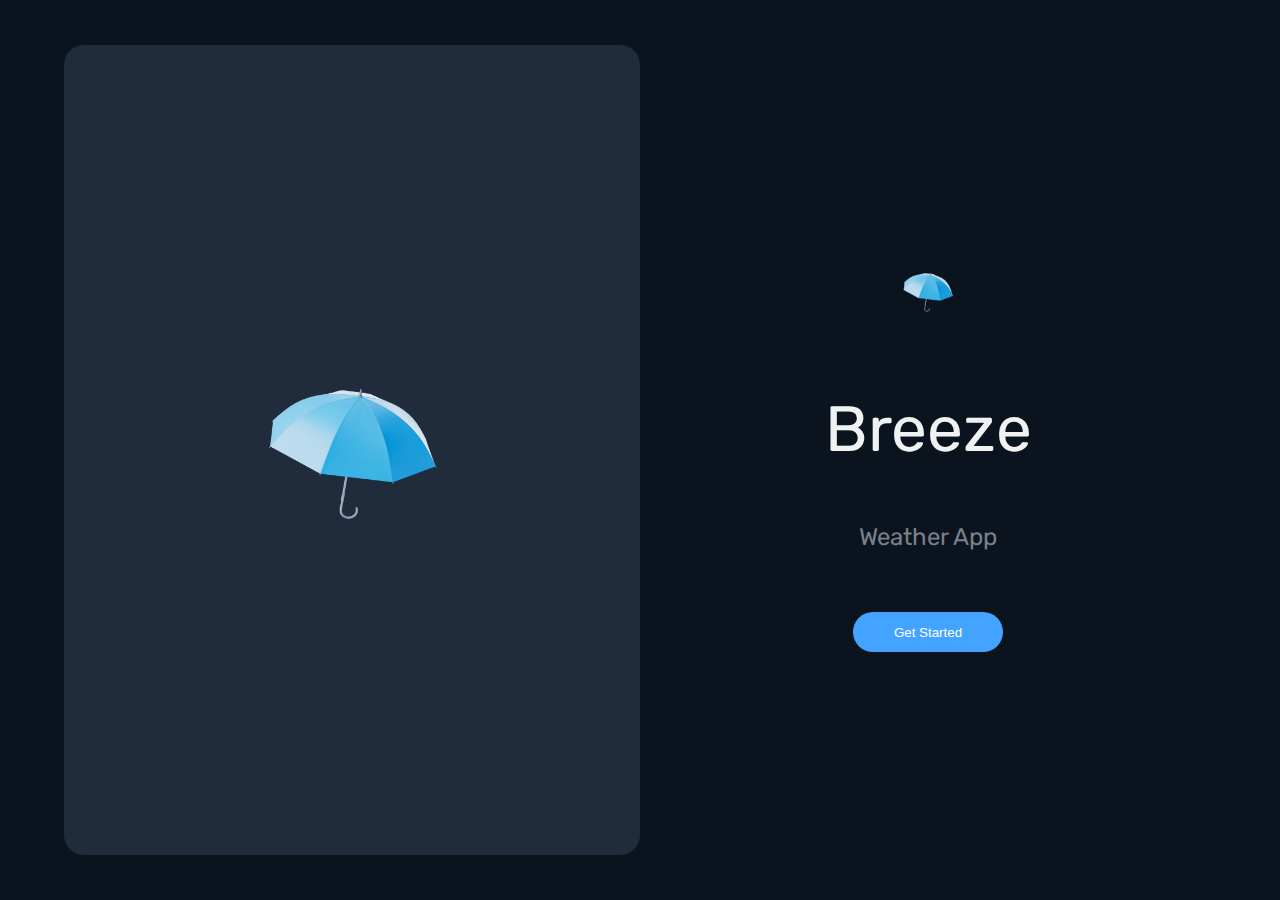
<file: index.html>
<!DOCTYPE html>
<html lang="en">
<head>
    <meta charset="UTF-8">
    <meta name="viewport" content="width=device-width, initial-scale=1.0">
    <link href="https://fonts.googleapis.com/css2?family=Rubik&display=swap" rel="stylesheet">
    <link rel="stylesheet" href="css/style.css">
    <title>Document</title>
</head>
<body>
    <div class="container">
        <div class="container-left">
            <img src="image/semsiye.png" alt="">
        </div>
        <div class="container-right">
            <div class="container-right-center">
              <img src="image/semsiye.png" alt="">
            <p class="breeze">Breeze</p>
            <p class="weatherApp">Weather App</p>  
            <button><a href="page.html">Get Started</a></button>
            </div>
            
        </div>
    </div>

    
</body>
</html>
</file>
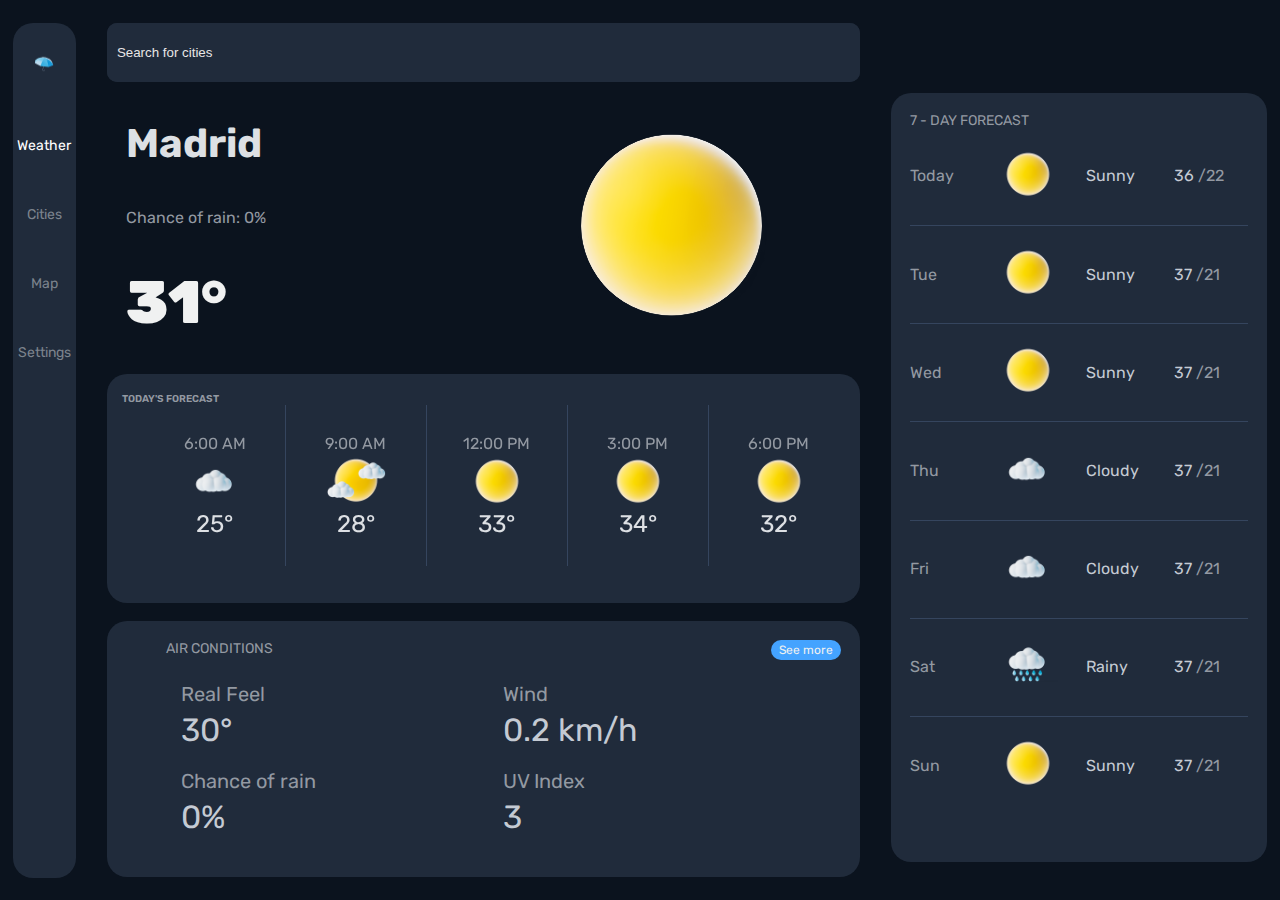
<file: page.html>
<!DOCTYPE html>
<html lang="en">

<head>
    <meta charset="UTF-8">
    <meta name="viewport" content="width=device-width, initial-scale=1.0">
    <link rel="stylesheet" href="https://cdnjs.cloudflare.com/ajax/libs/font-awesome/6.4.2/css/all.min.css"
        integrity="sha512-z3gLpd7yknf1YoNbCzqRKc4qyor8gaKU1qmn+CShxbuBusANI9QpRohGBreCFkKxLhei6S9CQXFEbbKuqLg0DA=="
        crossorigin="anonymous" referrerpolicy="no-referrer" />
    <link href="https://fonts.googleapis.com/css2?family=Rubik:wght@400;500;600&display=swap" rel="stylesheet">
    <link rel="stylesheet" href="https://cdn.jsdelivr.net/npm/swiper@10/swiper-bundle.min.css" />
    <link rel="stylesheet" href="css/main.css">
    <title>Document</title>
</head>

<body>
    <div class="container">
        <div class="left">
            <img src="image/semsiye.png" alt="">
            <div>
                <a href="">
                    <i class="fa-solid fa-cloud-sun-rain" style="color: #ffffff; margin-bottom: 5px;"></i>
                    <span style="color: #fff; ">Weather</span>
                </a>
            </div>
            <div>
                <a href="">
                    <i class="fa-solid fa-bars" style="color: #c4cad3; margin-bottom: 5px;"></i>
                    <span>Cities</span>
                </a>
            </div>
            <div>
                <a href="">
                    <i class="fa-solid fa-map" style="color: #c4cad3; margin-bottom: 5px;"></i>
                    <span>Map</span>
                </a>
            </div>
            <div>
                <a href="">
                    <i class="fa-solid fa-sliders" style="color: #c4cad3; margin-bottom: 5px;"></i>
                    <span>Settings</span>
                </a>
            </div>
        </div>  
        <div class="center">
            <div class="center1">
                <input type="search" name="" id="" placeholder="Search for cities">
            </div>
            <div class="center2">
                <div class="center2-text">
                    <p class="text1">Madrid</p>
                    <p class="text2">Chance of rain: 0%</p>
                    <p class="text3">31°</p>
                </div>
                <div class="center2-image">
                    <img src="image/gunes.png" alt="">
                </div>
            </div>
            <div class="center3">
                <p><span>TODAY'S FORECAST</span></p>
                <div class="weatherCenter">
                    <div class="swiper mySwiper">
                        <div class="swiper-wrapper">
                            <div class="swiper-slide">
                                <p class="time-center">6:00 AM</p>
                                <div>
                                    <img src="image/bulut.png" alt="">
                                </div>
                                <p class="degree-center">25°</p>
                            </div>
                            <div class="swiper-slide">
                                <p class="time-center">9:00 AM</p>
                                <div>
                                    <img src="image/parcali.png" alt="">
                                </div>
                                <p class="degree-center">28°</p>
                            </div>
                            <div class="swiper-slide">
                                <p class="time-center">12:00 PM</p>
                                <div>
                                    <img src="image/gunes.png" alt="">
                                </div>
                                <p class="degree-center">33°</p>
                            </div>
                            <div class="swiper-slide">
                                <p class="time-center">3:00 PM</p>
                                <div>
                                    <img src="image/gunes.png" alt="">
                                </div>
                                <p class="degree-center">34°</p>
                            </div>
                            <div class="swiper-slide">
                                <p class="time-center">6:00 PM</p>
                                <div>
                                    <img src="image/gunes.png" alt="">
                                </div>
                                <p class="degree-center">32°</p>
                            </div>
                            <div class="swiper-slide">
                                <p class="time-center">9:00 PM</p>
                                <div>
                                    <img src="image/parcali.png" alt="">
                                </div>
                                <p class="degree-center">30°</p>
                            </div>
                        </div>
                    </div>
                </div>
            </div>
            <div class="center4">
                <div class="center-4-container">
                    <div class="center-4-start">
                        <p class="airConditions"><span>AIR CONDITIONS</span></p>
                        <div class="seeMore">
                            <a href="">See more</a>
                        </div>
                    </div>
                    <div class="center-4-end">
                        <div class="realFeel">
                            <i class="fa-solid fa-temperature-three-quarters" style="color: #9399a2;"></i>
                            <div class="column">
                                <p class="center4-text"><span>Real Feel</span></p>
                                <p class="center4-degree"><span>30°</span></p>
                            </div>

                        </div>
                        <div class="wind">
                            <i class="fa-solid fa-wind" style="color: #9399a2;"></i>
                            <div class="column">
                                <p class="center4-text"><span>Wind</span></p>
                                <p class="center4-degree"><span>0.2 km/h</span></p>
                            </div>

                        </div>
                        <div class="chanceOfRain">
                            <i class="fa-solid fa-droplet" style="color: #9399a2;"></i>
                            <div class="column">
                                <p class="center4-text"><span>Chance of rain</span></p>
                                <p class="center4-degree"><span>0%</span></p>
                            </div>

                        </div>
                        <div class="uvIndex">
                            <i class="fa-solid fa-sun" style="color: #9399a2;"></i>
                            <div class="column">
                                <p class="center4-text"><span>UV Index</span></p>
                                <p class="center4-degree"><span>3</span></p>
                            </div>

                        </div>
                    </div>

                </div>
            </div>
        </div>
        <div class="right">
            <div class="right-container">
                <p class="title"><span>7 - DAY FORECAST</span></p>
                <div class="days">
                    <div class="day today">
                        <div class="dayName">
                            <span>Today</span>
                        </div>
                        <div class="dayImage">
                            <img src="image/gunes.png" alt="">
                        </div>
                        <div class="weather-name">
                            Sunny
                        </div>
                        <div class="weatherDegree">
                            <span class="right-span1">36</span>
                            <span class="right-span2">/22</span>
                        </div>
                    </div>
                    <div class="day tue">
                        <div class="dayName">Tue</div>
                        <div class="dayImage">
                            <img src="image/gunes.png" alt="">
                        </div>
                        <div class="weather-name">Sunny</div>
                        <div class="weatherDegree">
                            <span class="right-span1">37</span>
                            <span class="right-span2">/21</span>
                        </div>
                    </div>
                    <div class="day wed">
                        <div class="dayName">Wed</div>
                        <div class="dayImage">
                            <img src="image/gunes.png" alt="">
                        </div>
                        <div class="weather-name">Sunny</div>
                        <div class="weatherDegree">
                            <span class="right-span1">37</span>
                            <span class="right-span2">/21</span>
                        </div>
                    </div>
                    <div class="day thu">
                        <div class="dayName">Thu</div>
                        <div class="dayImage">
                            <img src="image/bulut.png" alt="">
                        </div>
                        <div class="weather-name">Cloudy</div>
                        <div class="weatherDegree">
                            <span class="right-span1">37</span>
                            <span class="right-span2">/21</span>
                        </div>
                    </div>
                    <div class="day fri">
                        <div class="dayName">Fri</div>
                        <div class="dayImage">
                            <img src="image/bulut.png" alt="">
                        </div>
                        <div class="weather-name">Cloudy</div>
                        <div class="weatherDegree">
                            <span class="right-span1">37</span>
                            <span class="right-span2">/21</span>
                        </div>
                    </div>
                    <div class="day sat">
                        <div class="dayName">Sat</div>
                        <div class="dayImage">
                            <img src="image/yagmur.png" alt="">
                        </div>
                        <div class="weather-name">Rainy</div>
                        <div class="weatherDegree">
                            <span class="right-span1">37</span>
                            <span class="right-span2">/21</span>
                        </div>
                    </div>
                    <div class="day sun">
                        <div class="dayName">Sun</div>
                        <div class="dayImage">
                            <img src="image/gunes.png" alt="">
                        </div>
                        <div class="weather-name">Sunny</div>
                        <div class="weatherDegree">
                            <span class="right-span1">37</span>
                            <span class="right-span2">/21</span>
                        </div>
                    </div>
                </div>

            </div>
        </div>
    </div>



    <script src="https://cdn.jsdelivr.net/npm/swiper@10/swiper-bundle.min.js"></script>

    <script>
        var swiper = new Swiper(".mySwiper", {
            slidesPerView: "auto",
            spaceBetween: 10,
            pagination: {
                el: ".swiper-pagination",
                clickable: true,
            },

        });
    </script>

</body>

</html>
</file>
<file: css/style.css>
html, body, div, span, applet, object, iframe,
h1, h2, h3, h4, h5, h6, p, blockquote, pre,
a, abbr, acronym, address, big, cite, code,
del, dfn, em, img, ins, kbd, q, s, samp,
small, strike, strong, sub, sup, tt, var,
b, u, i, center,
dl, dt, dd, ol, ul, li,
fieldset, form, label, legend,
table, caption, tbody, tfoot, thead, tr, th, td,
article, aside, canvas, details, embed, 
figure, figcaption, footer, header, hgroup, 
menu, nav, output, ruby, section, summary,
time, mark, audio, video {
	margin: 0;
	padding: 0;
	border: 0;
	font-size: 100%;
	font: inherit;
	vertical-align: baseline;
}
article, aside, details, figcaption, figure, 
footer, header, hgroup, menu, nav, section {
	display: block;
}
body {
	line-height: 1;
    background-color: #0b131e;
    overflow: hidden;
    height: 100vh;
    display: flex;
    justify-content: center;
    align-items: center;
}
ol, ul {
	list-style: none;
}
blockquote, q {
	quotes: none;
}
blockquote:before, blockquote:after,
q:before, q:after {
	content: '';
	content: none;
}
table {
	border-collapse: collapse;
	border-spacing: 0;
}
.container{
    width: 90%;
    height: 90%;
    display: flex;
    
}
.container-left{
    width: 50%;
    height: 100%;
    background-color: #202b3b;
    border-radius: 20px;
    display: flex;
    justify-content: center;
    align-items: center;
}
.container-left img{
    width: 50%;
    height: auto;
    background-color: transparent;

}
.container-right{
    width: 50%;
    height: 100%;
    display: flex;
    justify-content: center;
    align-items: center;

}
.container-right-center{
    width: 50%;
    height: 50%;
    display: flex;
    flex-direction: column;
    justify-content: space-between;
    align-items: center;

    
}
.container-right-center img{
    width: 30%;
}
.breeze{
    color: #f0f1f1;
    font-size: 64px;
    font-family: 'Rubik', sans-serif;

}
.weatherApp{
    color: #7a8089;
    font-size: 24px;
    font-family: 'Rubik', sans-serif;

}
.container-right-center button{
    height: 40px;
    width: 150px;
    border-radius: 20px;
    background-color: #44A3ff;
    position: relative;
    cursor: pointer;
    border: none;
}
.container-right-center button a{
    color: #fff;
    text-decoration: none;
}
@media screen and (max-width: 768px) {
    .container-left{
        width: 100%;
        height: 50%;
    }
    .container{
        display: flex;
        flex-wrap: wrap;
    }
    .container-right{
        height: 50%;
        width: 100%;
    }
}
</file>
<file: css/main.css>
html,
body,
div,
span,
applet,
object,
iframe,
h1,
h2,
h3,
h4,
h5,
h6,
p,
blockquote,
pre,
a,
abbr,
acronym,
address,
big,
cite,
code,
del,
dfn,
em,
img,
ins,
kbd,
q,
s,
samp,
small,
strike,
strong,
sub,
sup,
tt,
var,
b,
u,
i,
center,
dl,
dt,
dd,
ol,
ul,
li,
fieldset,
form,
label,
legend,
table,
caption,
tbody,
tfoot,
thead,
tr,
th,
td,
article,
aside,
canvas,
details,
embed,
figure,
figcaption,
footer,
header,
hgroup,
menu,
nav,
output,
ruby,
section,
summary,
time,
mark,
audio,
video {
    margin: 0;
    padding: 0;
    border: 0;
    font-size: 100%;
    font: inherit;
    vertical-align: baseline;
}

article,
aside,
details,
figcaption,
figure,
footer,
header,
hgroup,
menu,
nav,
section {
    display: block;
}

body {
    line-height: 1;
    background-color: #0b131e;
    overflow: hidden;
    height: 100vh;
    display: flex;
    justify-content: center;
    align-items: center;
    position: relative;
}

ol,
ul {
    list-style: none;
}

blockquote,
q {
    quotes: none;
}

blockquote:before,
blockquote:after,
q:before,
q:after {
    content: '';
    content: none;
}

table {
    border-collapse: collapse;
    border-spacing: 0;
}

.container {
    width: 98%;
    height: 95%;
    display: flex;
    justify-content: space-between;
    position: relative;
}

.left {
    height: 100%;
    width: 5%;
    background-color: #202b3b;
    border-radius: 20px;
    display: flex;
    flex-direction: column;
    justify-content: flex-start;
    align-items: center;

}

.left img {
    width: 50%;
    height: auto;
    margin: 25px 0;
}

.left div {
    margin: 20px 0;

}

.left div a {
    display: flex;
    flex-direction: column;
    justify-content: center;
    align-items: center;
    color: #7c838d;
    text-decoration: none;
}

.left div a span {
    font-size: 14px;
    font-family: 'Rubik', sans-serif;
    margin-top: 10px;

}

@media screen and (max-width: 768px) {
    .left span {
        display: none;
    }
}


.center {
    height: 100%;
    width: 60%;
    border-radius: 20px;
    display: flex;
    flex-direction: column;
    justify-content: space-between;
}

.center1 {
    height: 7%;
    width: 100%;
    background-color: #202b3b;
    border-radius: 10px;
}

.center1 input {
    height: 100%;
    width: 100%;
    border: none;
    border-radius: 10px;
    background-color: #202b3b;
    padding-left: 10px;
    outline: none;
    color: #fff;
}

.center1 input::placeholder {
    color: #e8e6e6;
}

.center2 {
    width: 100%;
    height: 30%;
    background-color: transparent;
    border-radius: 20px;
    display: flex;
    justify-content: space-around;
    position: relative;
}

.center2-text {
    width: 45%;
    height: 100%;
    display: flex;
    flex-direction: column;
    justify-content: space-around;


}

.center2-text p {
    font-family: 'Rubik', sans-serif;
}

.center2-text .text1 {
    font-size: 40px;
    color: #dde0e4;
    font-weight: 700;
}

.center2-text .text2 {
    font-size: 16px;
    color: #9399a2;
}

.center2-text .text3 {
    color: #f0f1f1;
    font-size: 60px;
    font-weight: 900;
}

.center2-image {
    width: 45%;
    height: 100%;
    position: relative;
}

.center2-image img {
    width: 100%;
    height: 100%;
    object-fit: contain;
}

.center3 {
    width: 100%;
    height: 25%;
    background-color: #202b3b;
    border-radius: 20px;
    padding-top: 15px;
}

.center3 p span {
    font-size: 10px;
    font-weight: 600;
    font-family: 'Rubik', sans-serif;
    color: #9399a2;
    margin-left: 15px;


}

.weatherCenter {
    position: relative;
    display: flex;
    width: 100%;
    height: 75%;
    align-items: center;

}
.swiper {
    width: 90%;
    height: 100%;
  }

  .swiper-slide {
    height: 100%;
    width: 140px !important;
    display: flex;
    flex-direction: column;
    justify-content: center;
    align-items: center;
    margin: 0 !important;
    border-right: 1px solid #35455e;

  }
  .swiper-slide:last-child{
    border: none;
  }
 
 

  .swiper-slide div{
    width: 60px;
    height: 60px;
    display: flex;
    flex-direction: column;
    align-items: center;

  }
  .swiper-slide div img {
    display: block;
    width: 100%;
    height: 100%;
    object-fit: contain;
  }
  .time-center{
    color: #9399a2;
    font-size: 16px;
    font-family: 'Rubik' , sans-serif;
  }
  .degree-center{
    color: #dde0e4;
    font-size: 24px;
    font-family: 'Rubik' , sans-serif;
  }



.center4 {
    width: 100%;
    height: 30%;
    background-color: #202b3b;
    border-radius: 20px;
    display: flex;
    justify-content: center;
    align-items: center;
}

.center-4-container{
    width: 95%;
    height: 85%;
    position: relative;
    
}
.center-4-start{
    width: 100%;
    height: 10%;
    display: flex;
    justify-content: space-between;
    flex-wrap: wrap;
    

}
.center-4-container .airConditions span{
    color: #9399a2;
    font-family: 'Rubik' , sans-serif;
    font-size: 14px;
    margin-left: 40px;
}
.seeMore{
    width: 70px;
    height: 20px;
    background-color: #44a3ff;
    border-radius: 20px;
    text-align: center;

}
.seeMore a{
    color: #f0f1f1;
    text-decoration: none;
    font-family: 'RUbik' , sans-serif;
    font-size: 12px;
    text-align: center;
    line-height: 20px;
}
.center-4-end{
    width: 100%;
    height: 80%;
     display: flex;
     flex-wrap: wrap;
     justify-content: center;
     position: absolute;
     bottom: 0;
}
.center-4-end div{
    width: 45% !important;
}
.center-4-end i{
    font-size: 15px;
}
.realFeel , .wind , .chanceOfRain , .uvIndex{
    display: flex;
    gap: 20px;
}
.column{
    display: flex;
    flex-direction: column;
    gap: 10px;
}
.center4-text span{
    color: #9399a2;
    font-size: 20px;
    font-family: 'Rubik' , sans-serif;
}

.center-4-end .center4-degree span{
    color: #c4cad3;
    font-size: 32px;
    font-family: 'Rubik' , sans-serif;
}
.right {
    height: 90%;
    width: 30%;
    background-color: #202b3b;
    border-radius: 20px;
    display: flex;
    justify-content: center;
    align-items: center;
    position: relative;
    bottom: -70px;
}
.right-container{
    width: 90%;
    height: 95%;
}
.right-container .title span{
    font-size: 14px;
    color: #9399a2;
    font-family: 'Rubik' , sans-serif;
}
.days{
    width: 100%;
    height: 95%;
    display: flex;
    flex-direction: column;


}
.day{
    width: 100%;
    height: 14%;
    border-bottom: 1px solid #35455e;
    display: flex;
    justify-content: space-between;
    align-items: center;
}
.day:last-child{
    border: none;
}
.day img{
    width: 60px;
    height: auto;
}
.dayName{
    width: 22%;
    color: #9399a2;
    font-size: 16px;
    font-family: 'Rubik' , sans-serif;
}
.dayImage{
    width: 22%;
}
.weather-name{
    width: 22%;
}
.weatherDegree{
    width: 22%;
}
.right-span1, .weather-name{
    color: #c4cad3;
    font-size: 16px;
    font-family: 'Rubik' , sans-serif;
}
.right-span2{
    color: #9399a2;
    font-size: 16px;
    font-family: 'Rubik' , sans-serif;
}
@media screen and (max-width: 768px) {
    .container{
        display: flex;
        flex-wrap: wrap;
    }
    .left{
        width: 20%;
        height: 50%;
    }
    .center{
        width: 80%;
        height: 50%;

    }
    
    .center3 .swiper-slide img{
        width: 30px;
    }
    .center-4-end i ,.center-4-end .center4-text span{
        font-size: 10px;
    }
    .center-4-end .center4-degree span{
        font-size: 14px;
    }
    .right{
        width: 100%;
        height: 50%;
    }
    .right .day{
        height: 12%;
    }
    .right .day img{
        width: 40px;
    }
    .column{
        gap: 0;
    }
    

}
</file>
